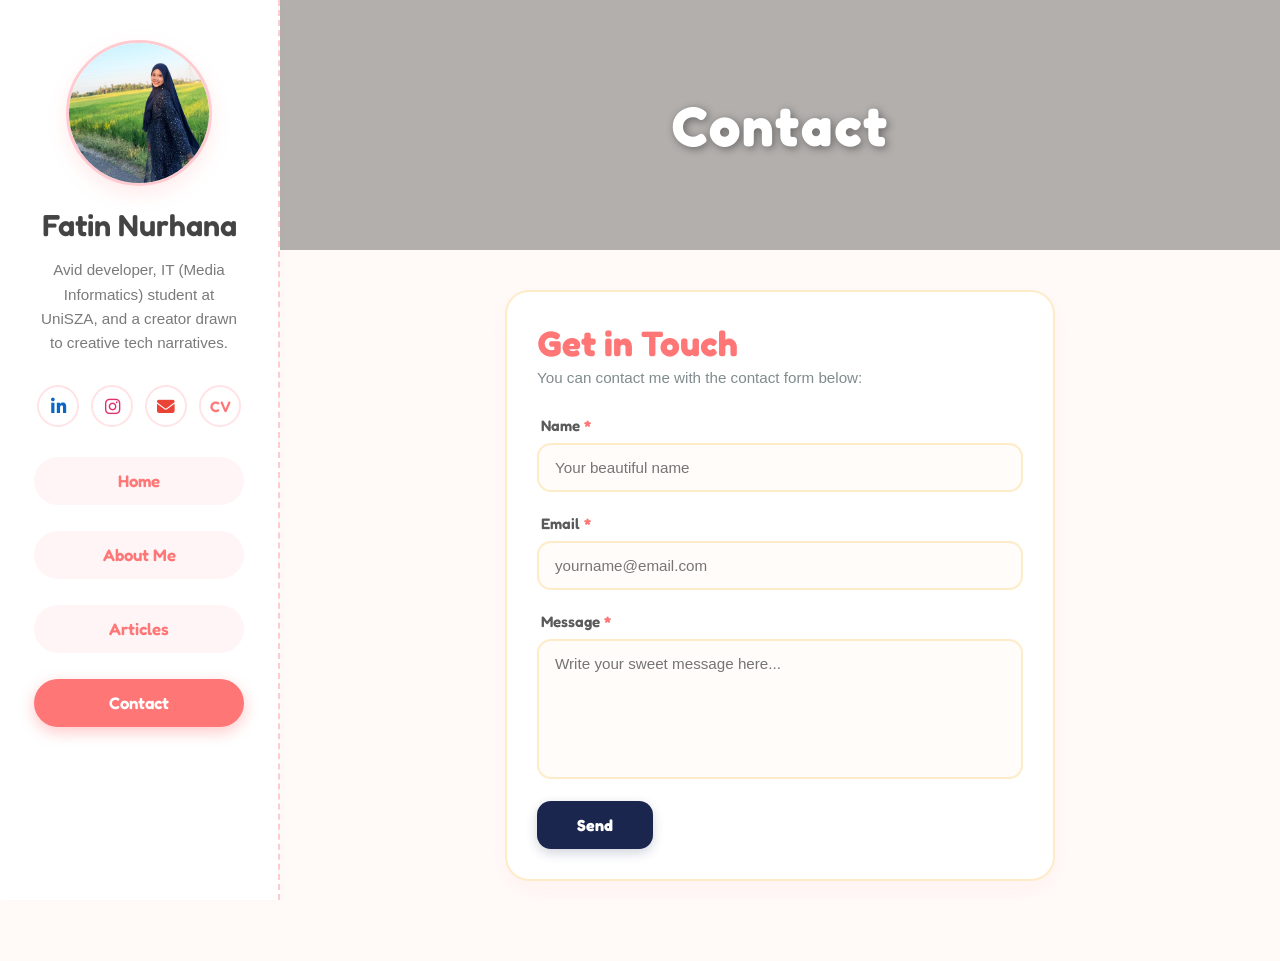
<file: contact.html>
<!DOCTYPE html>
<html lang="en">
<head>
    <meta charset="UTF-8">
    <meta name="viewport" content="width=device-width, initial-scale=1.0">
    <title>Contact Me - Fatin Nurhana</title>
    <!-- 🌟 DIPERBAIKI: Menggunakan CDN FontAwesome terkini supaya ikon tidak kosong lagi! -->
    <link rel="stylesheet" href="https://cdnjs.cloudflare.com/ajax/libs/font-awesome/6.4.0/css/all.min.css">
    <link rel="stylesheet" href="https://fonts.googleapis.com/css2?family=Fredoka:wght@400;600&display=swap">
    
    <style>
        /* --- 1. TETAPAN ASAS --- */
        body {
            font-family: 'Segoe UI', Tahoma, Geneva, Verdana, sans-serif;
            background-color: #fffaf8;
            margin: 0;
            display: flex;
        }

        /* --- 2. STYLING SIDEBAR (DIPERBAIKI IKUT IMAGE_3E7A08.PNG) --- */
        .sidebar {
            width: 280px; /* Lebar ditambah sikit untuk keselesaan menu kapsul */
            background: #fff;
            padding: 40px 24px;
            height: 100vh;
            position: fixed;
            border-right: 2px dashed #ffcbd1;
            box-shadow: 2px 0 10px rgba(0,0,0,0.01);
            box-sizing: border-box;
            text-align: left; /* Teks sejajar ke kiri mengikut imej contoh */
        }
        .profile-img {
            width: 130px; /* Saiz dibesarkan sedikit mengikut gambar profil Fatin */
            height: 130px;
            border-radius: 50%;
            object-fit: cover;
            border: 3px solid #ffcbd1;
            margin-bottom: 10px;
        }
        .sidebar h1 {
            font-family: 'Fredoka', cursive;
            font-size: 1.8rem;
            color: #4a4a4a;
            margin: 15px 0 8px 0;
        }
        .sidebar-bio {
            font-size: 0.95rem;
            color: #7a7a7a;
            line-height: 1.5;
            margin-bottom: 25px;
        }
        .social-icons {
            display: flex;
            gap: 12px;
            margin: 25px 0;
        }
        .icon-btn {
            width: 40px;
            height: 40px;
            border-radius: 50%;
            background: #fff5f5;
            display: flex;
            align-items: center;
            justify-content: center;
            color: #ff7676;
            text-decoration: none;
            font-weight: bold;
            font-size: 1rem;
            border: 1px solid #ffcbd1;
            transition: all 0.2s ease;
        }
        .icon-btn:hover {
            background: #ffe3e5;
            transform: translateY(-2px);
        }

        /* STYLING MENU KAPSUL SEPERTI DALAM GAMBAR */
        .sidebar-nav a {
            display: block;
            padding: 14px 24px;
            color: #ff7676;
            text-decoration: none;
            border-radius: 25px; /* Membujur sepenuhnya seperti kapsul */
            margin-bottom: 12px;
            font-weight: bold;
            background: #fff5f5;
            font-family: 'Fredoka', cursive;
            font-size: 1.05rem;
            transition: all 0.2s ease;
            box-sizing: border-box;
        }
        .sidebar-nav a:hover {
            background: #ffe3e5;
            padding-left: 28px;
        }
        .sidebar-nav a.active {
            background: #ff7676; /* Warna merah jambu terang padu */
            color: white;
            box-shadow: 0 4px 12px rgba(255, 118, 118, 0.3);
        }

        /* --- 3. KANDUNGAN UTAMA (CONTACT PAGE) --- */
        .main-content {
            margin-left: 280px; 
            flex: 1;
            padding: 0 0 40px 0;
            min-height: 100vh;
            box-sizing: border-box;
        }

        /* Gambar Header Atas */
        .contact-header-img {
            width: 100%;
            height: 250px;
            object-fit: cover;
            background-image: linear-gradient(rgba(0,0,0,0.3), rgba(0,0,0,0.3)), url('https://images.unsplash.com/photo-1534536281715-e28d76689b4d?q=80&w=1200&auto=format&fit=crop'); 
            display: flex;
            align-items: center;
            justify-content: center;
        }
        .header-title {
            font-family: 'Fredoka', cursive;
            font-size: 3.5rem;
            color: white;
            font-weight: bold;
            text-shadow: 2px 2px 8px rgba(0, 0, 0, 0.4);
            letter-spacing: 2px;
        }

        /* Kotak Borang Mesej */
        .form-container {
            max-width: 550px;
            margin: 40px auto;
            padding: 30px;
            background: #ffffff;
            border-radius: 24px;
            border: 2px solid #feebc8;
            box-shadow: 0 8px 24px rgba(255, 179, 179, 0.1);
            box-sizing: border-box;
        }
        .form-container h2 {
            font-family: 'Fredoka', cursive;
            font-size: 2.2rem;
            color: #ff7676;
            margin: 0 0 5px 0;
        }
        .form-subtitle {
            color: #7f8c8d;
            font-size: 0.95rem;
            margin-bottom: 30px;
            margin-top: 0;
        }

        .form-group {
            text-align: left;
            margin-bottom: 22px;
            display: flex;
            flex-direction: column;
        }
        .form-group label {
            font-family: 'Fredoka', cursive;
            font-weight: 600;
            color: #5a5a5a;
            margin-bottom: 8px;
            font-size: 0.95rem;
            margin-left: 4px;
        }
        
        .form-control {
            width: 100%;
            padding: 14px 16px;
            border: 2px solid #feebc8;
            border-radius: 14px;
            box-sizing: border-box;
            font-size: 0.95rem;
            background-color: #fffcf9;
            color: #4a4a4a;
            transition: border-color 0.2s, box-shadow 0.2s;
        }
        .form-control:focus {
            border-color: #ff7676;
            box-shadow: 0 0 0 4px rgba(255, 118, 118, 0.1);
            outline: none;
        }
        textarea.form-control {
            height: 140px;
            resize: none;
            font-family: inherit;
        }

        .btn-wrapper {
            display: flex;
            justify-content: flex-start;
        }
        .btn-send {
            background-color: #1b264f;
            color: white;
            border: none;
            padding: 14px 40px;
            font-family: 'Fredoka', cursive;
            font-size: 1rem;
            font-weight: bold;
            border-radius: 14px;
            cursor: pointer;
            box-shadow: 0 4px 12px rgba(27, 38, 79, 0.2);
            transition: background-color 0.2s, transform 0.1s, box-shadow 0.2s;
        }
        .btn-send:hover {
            background-color: #111836;
            box-shadow: 0 6px 16px rgba(27, 38, 79, 0.3);
        }
        .btn-send:active {
            transform: scale(0.97);
        }
    </style>
</head>
<body>

    <!-- 🌸 1. SIDEBAR PINK KONSISTEN -->
    <aside class="sidebar" style="width: 280px; background: #fff; padding: 40px 24px; height: 100vh; position: fixed; border-right: 2px dashed #ffcbd1; box-sizing: border-box; text-align: center;">
    
    <!-- Gambar Profil Bucu Pink -->
    <img src="about-me.jpeg" alt="Fatin Nurhana" class="profile-img" style="width: 140px; height: 140px; border-radius: 50%; object-fit: cover; border: 3px solid #ffcbd1; box-shadow: 0 8px 20px rgba(255, 118, 118, 0.15); margin: 0 auto 10px auto; display: block;">
    
    <!-- Nama Kelabu Gelap & Font Fredoka -->
    <h1 style="font-family: 'Fredoka', cursive; font-size: 1.9rem; color: #444444; margin: 20px 0 10px 0; font-weight: 600;">Fatin Nurhana</h1>
    
    <!-- Bio Media Informatics -->
    <p class="sidebar-bio" style="font-size: 0.95rem; color: #7a7a7a; line-height: 1.6; margin-bottom: 30px; font-weight: 400; padding: 0 10px;">
        Avid developer, IT (Media Informatics) student at UniSZA, and a creator drawn to creative tech narratives.
    </p>
    
    <!-- 📱 IKON SOSIAL MEDIA (Latar Putih, Border Pink, Warna Logo Asal) -->
    <div class="social-icons" style="display: flex; gap: 12px; justify-content: center; margin: 30px 0;">
        <!-- LinkedIn (Biru) -->
        <a href="https://www.linkedin.com/in/fatin-nurhana-554064405/" target="_blank" style="width: 42px; height: 42px; border-radius: 50%; background: #ffffff; display: flex; align-items: center; justify-content: center; color: #0a66c2; text-decoration: none; border: 2px solid #ffe3e6; box-sizing: border-box; transition: all 0.2s;">
            <i class="fab fa-linkedin-in" style="font-size: 1.1rem;"></i>
        </a>
        <!-- Instagram (Pink/Gradient) -->
        <a href="https://instagram.com/" target="_blank" style="width: 42px; height: 42px; border-radius: 50%; background: #ffffff; display: flex; align-items: center; justify-content: center; color: #e1306c; text-decoration: none; border: 2px solid #ffe3e6; box-sizing: border-box; transition: all 0.2s;">
            <i class="fab fa-instagram" style="font-size: 1.1rem;"></i>
        </a>
        <!-- Email (Merah) -->
        <a href="mailto:fatin@example.com" style="width: 42px; height: 42px; border-radius: 50%; background: #ffffff; display: flex; align-items: center; justify-content: center; color: #ea4335; text-decoration: none; border: 2px solid #ffe3e6; box-sizing: border-box; transition: all 0.2s;">
            <i class="fas fa-envelope" style="font-size: 1.1rem;"></i>
        </a>
        <!-- CV (Text Terapung Pink) -->
        <a href="resume..pdf" download="Resume_Fatin.pdf" style="width: 42px; height: 42px; border-radius: 50%; background: #ffffff; display: flex; align-items: center; justify-content: center; color: #ff7676; text-decoration: none; border: 2px solid #ffe3e6; box-sizing: border-box; font-size: 0.95rem; font-weight: 600; font-family: 'Fredoka', cursive; transition: all 0.2s;">CV</a>
    </div>

<!-- 🎛️ MENU KAPSUL UNTUK PAGE: CONTACT.HTML (CONTACT ACTIVE) -->
<nav class="sidebar-nav" style="display: flex; flex-direction: column; gap: 14px; padding: 0 10px;">
    
    <!-- Butang Home kembali jadi pink lembut -->
    <a href="index.html" style="display: block; padding: 14px 20px; color: #ff7676; text-decoration: none; border-radius: 25px; background: #fff5f6; font-weight: 600; font-family: 'Fredoka', cursive; font-size: 1.05rem;">Home</a>
    
    <a href="about.html" style="display: block; padding: 14px 20px; color: #ff7676; text-decoration: none; border-radius: 25px; background: #fff5f6; font-weight: 600; font-family: 'Fredoka', cursive; font-size: 1.05rem;">About Me</a>
    
    <a href="blog.html" style="display: block; padding: 14px 20px; color: #ff7676; text-decoration: none; border-radius: 25px; background: #fff5f6; font-weight: 600; font-family: 'Fredoka', cursive; font-size: 1.05rem;">Articles</a>
    
    <!-- ⭐ Butang CONTACT sekarang MENYALA PINK PEKAT + SHADOW -->
    <a href="contact.html" class="active" style="display: block; padding: 14px 20px; color: #ffffff; text-decoration: none; border-radius: 25px; background: #ff7676; font-weight: 600; font-family: 'Fredoka', cursive; font-size: 1.05rem; box-shadow: 0 5px 15px rgba(255, 118, 118, 0.4);">Contact</a>

</nav>
</aside>

    <!-- KANDUNGAN UTAMA (SEBELAH KANAN) KEKAL BERFUNGSI DENGAN FORMSPREE -->
    <main class="main-content">
        
        <div class="contact-header-img">
            <div class="header-title">Contact</div>
        </div>

        <div class="form-container">
            <h2>Get in Touch</h2>
            <p class="form-subtitle">You can contact me with the contact form below:</p>

            <form action="https://formspree.io/f/mpqnvvqd" method="POST">
                
                <div class="form-group">
                    <label for="name">Name <span style="color: #ff7676;">*</span></label>
                    <input type="text" id="name" name="name" class="form-control" placeholder="Your beautiful name" required>
                </div>

                <div class="form-group">
                    <label for="email">Email <span style="color: #ff7676;">*</span></label>
                    <input type="email" id="email" name="email" class="form-control" placeholder="yourname@email.com" required>
                </div>

                <div class="form-group">
                    <label for="message">Message <span style="color: #ff7676;">*</span></label>
                    <textarea id="message" name="message" class="form-control" placeholder="Write your sweet message here..." required></textarea>
                </div>

                <div class="btn-wrapper">
                    <button type="submit" class="btn-send">Send</button>
                </div>
            </form>
        </div>

    </main>

</body>
</html>
</file>
